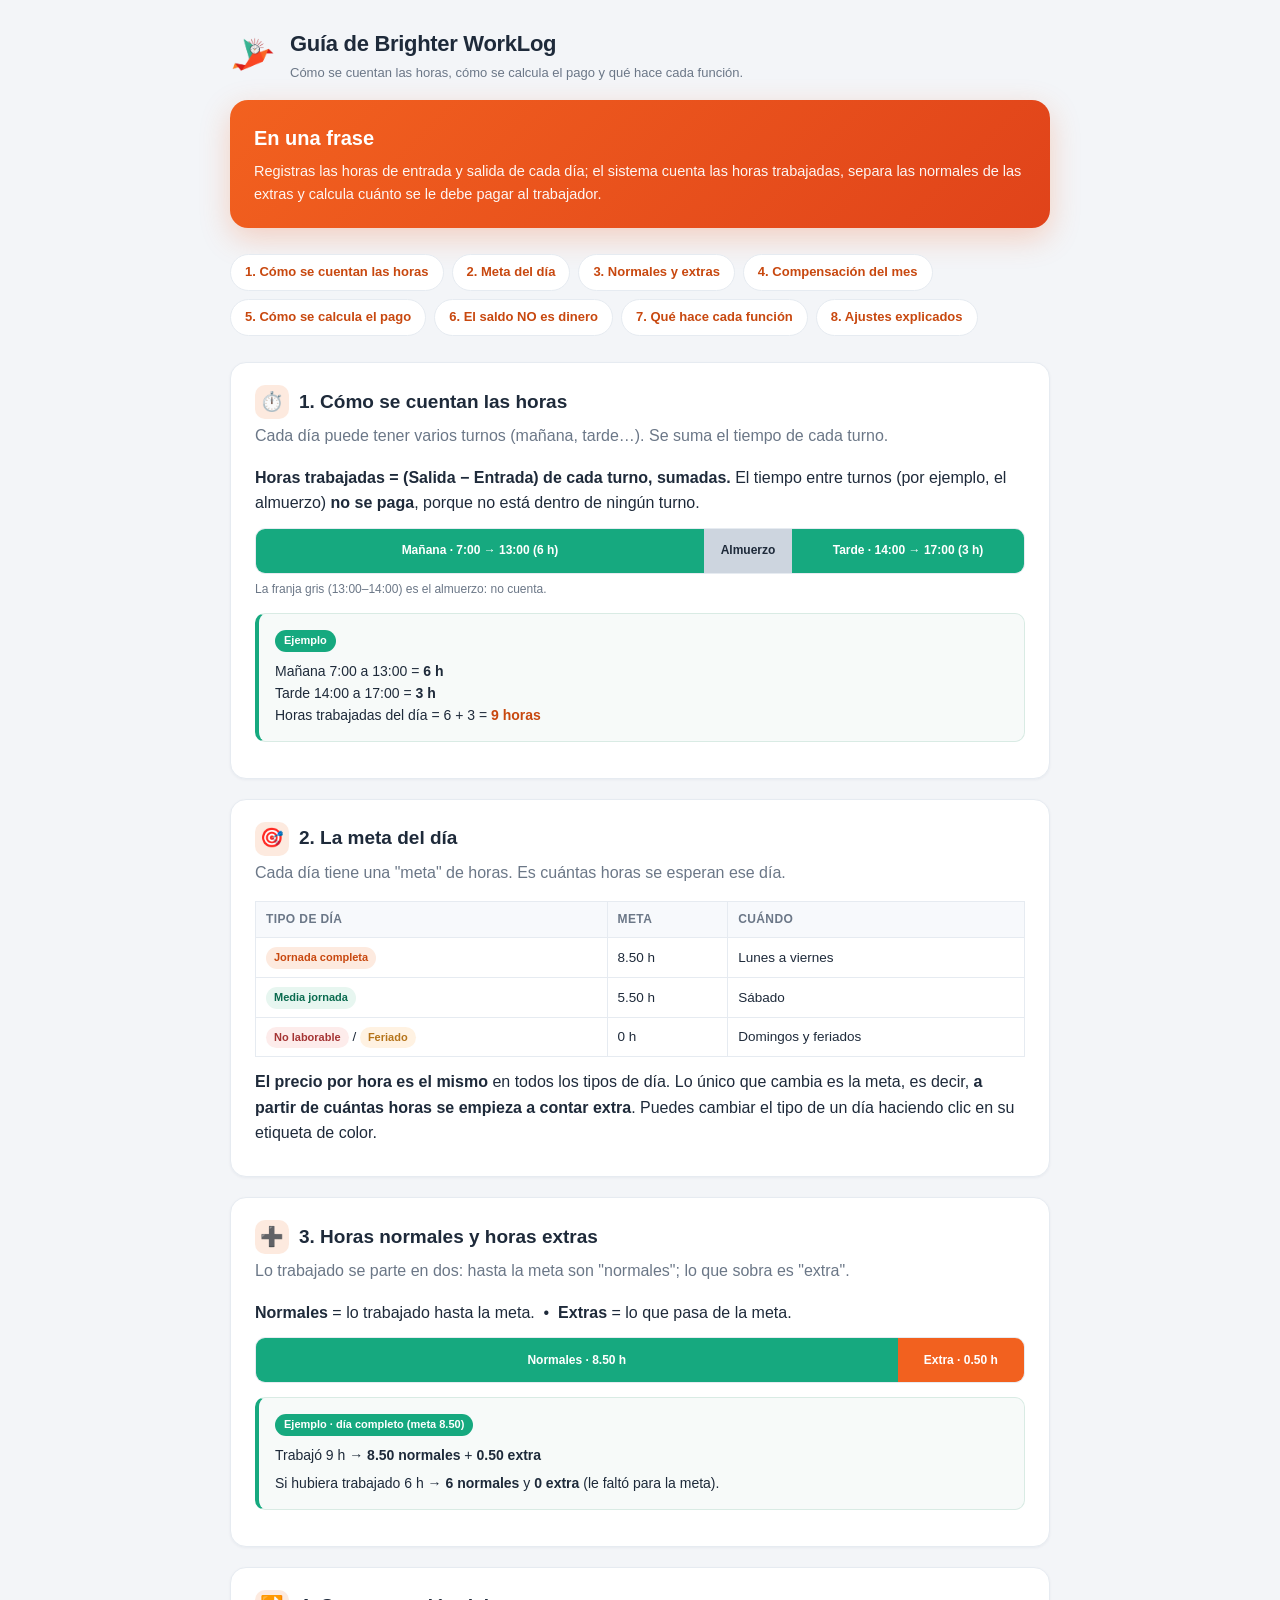
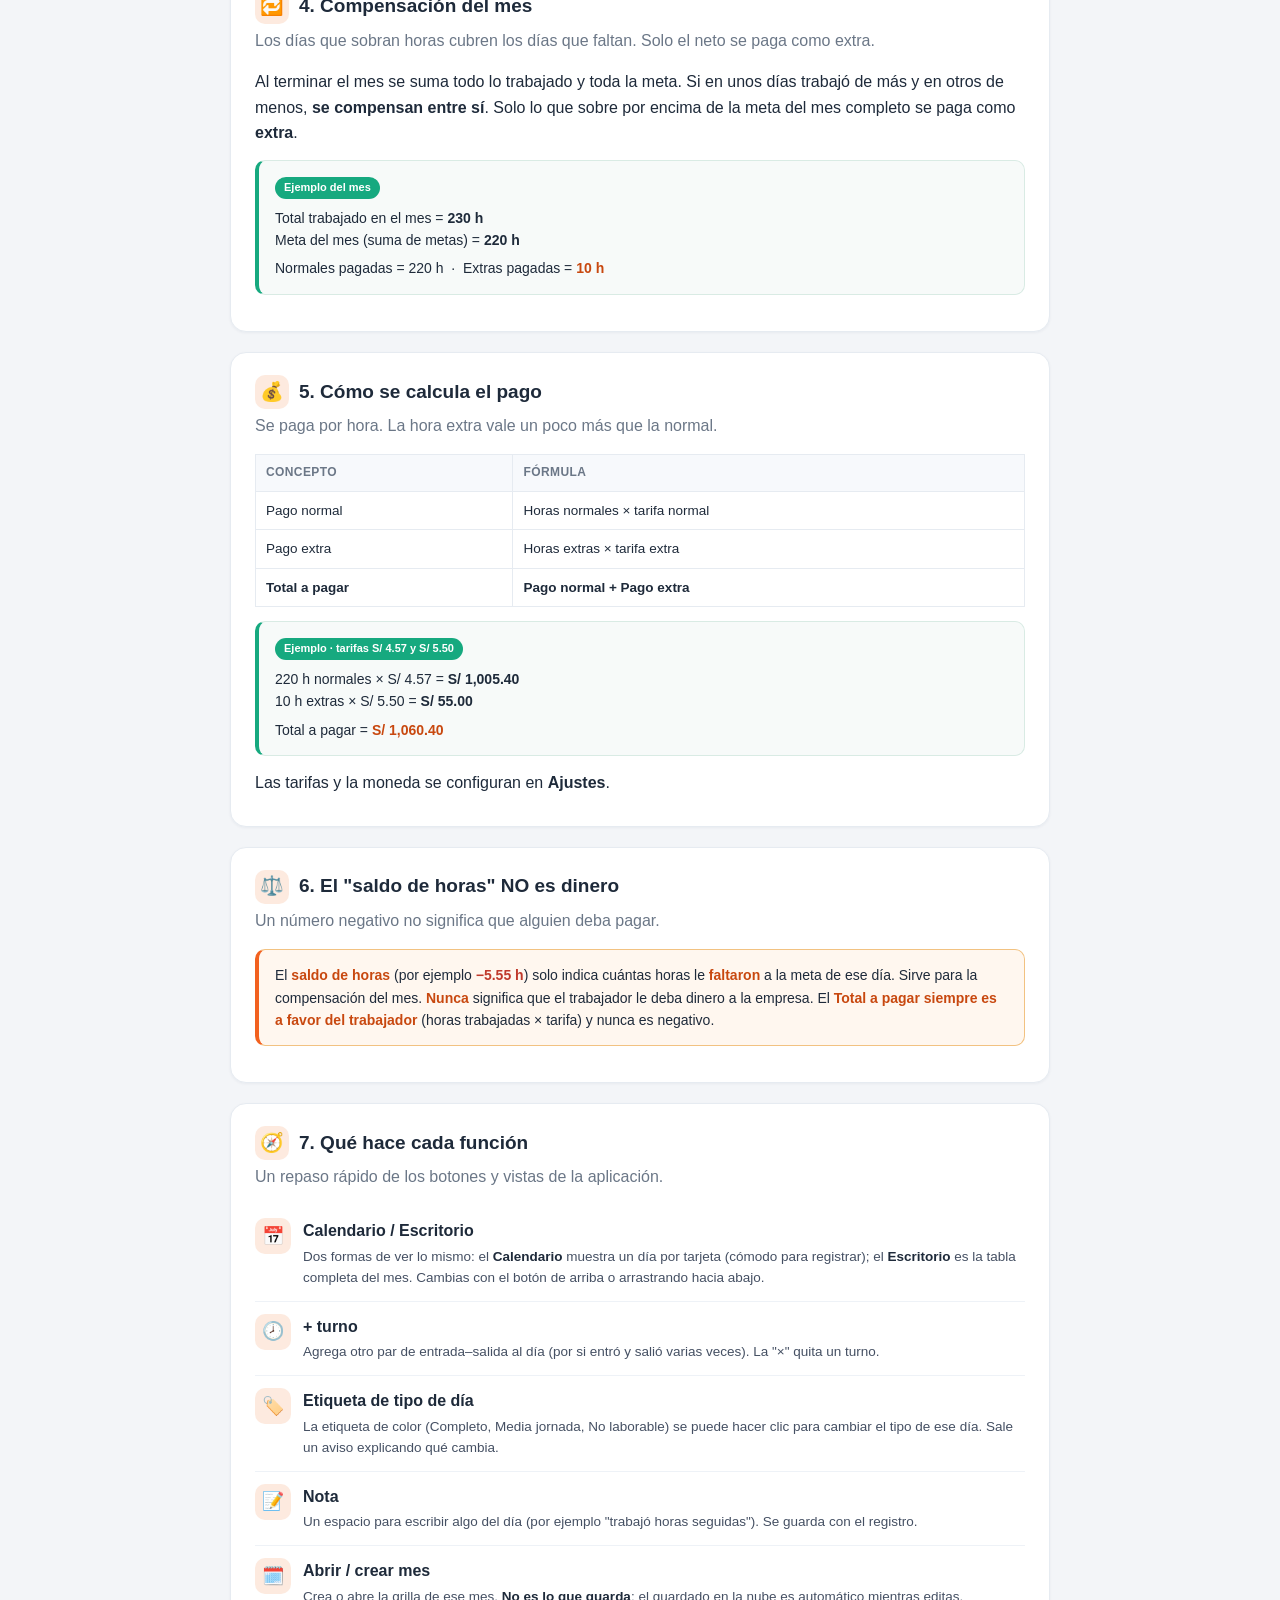
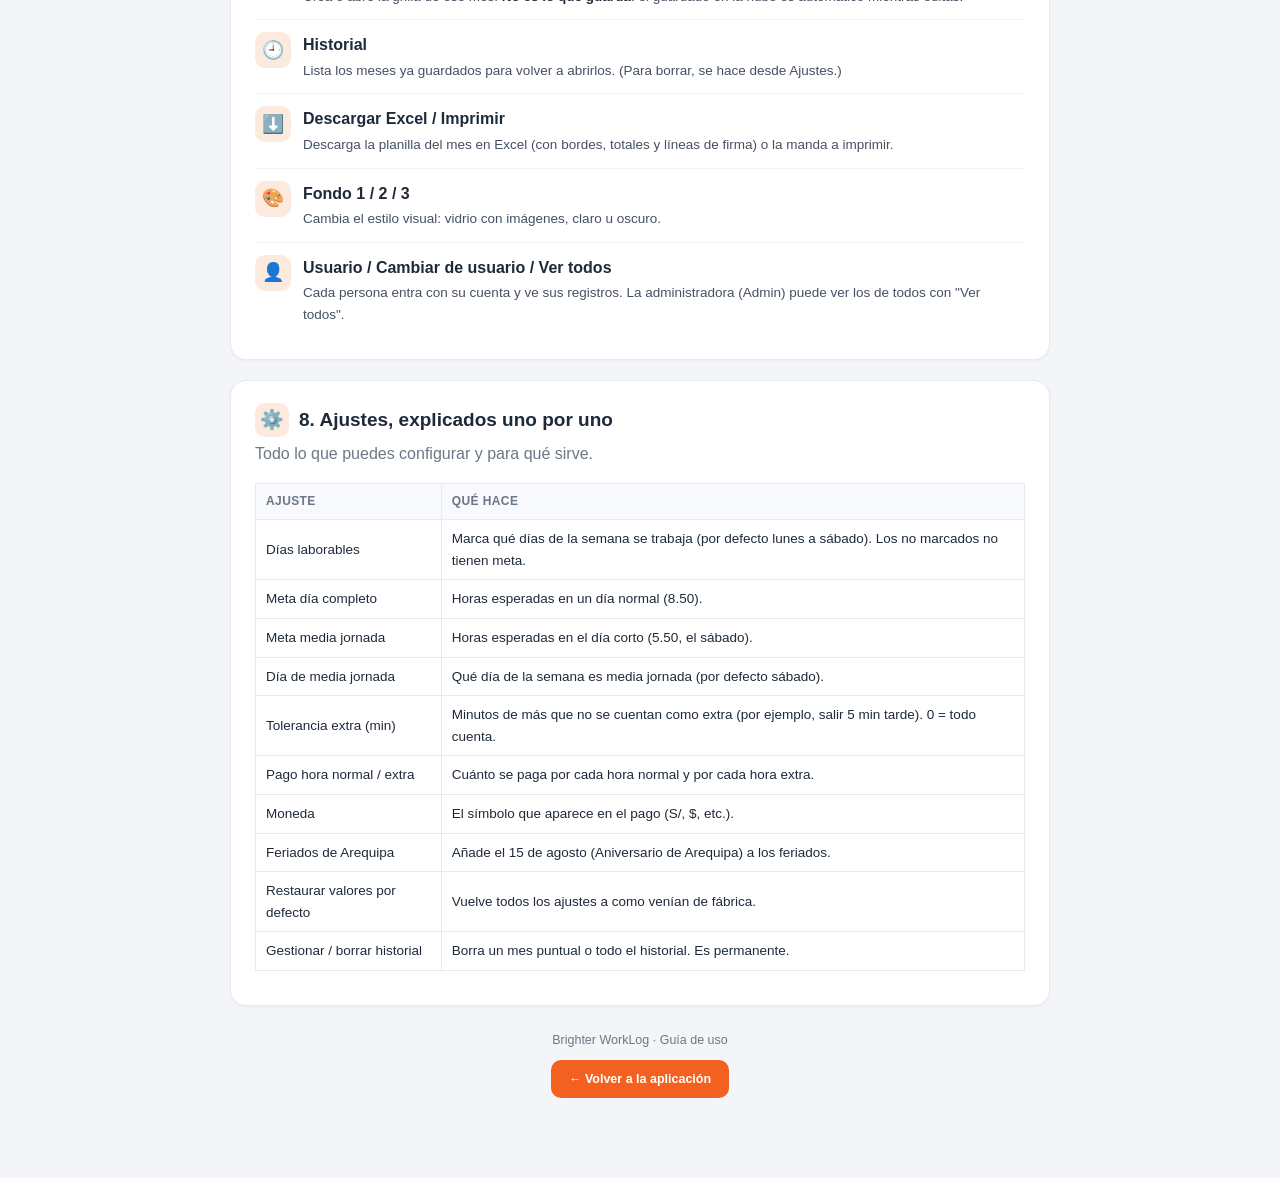
<file: guia.html>
<!DOCTYPE html>
<html lang="es">
<head>
<meta charset="UTF-8">
<meta name="viewport" content="width=device-width, initial-scale=1.0">
<title>Guía — Brighter WorkLog</title>
<link rel="icon" type="image/png" href="assets/logo.png">
<style>
  :root{
    --brand:#f2611f; --brand-ink:#c8480f; --brand-soft:#fdeadf;
    --teal:#16a97f; --red:#e0261a; --ink:#1e2a3a; --muted:#6b7787;
    --line:#e6ebf1; --panel:#fff; --bg:#f3f5f8;
    --pos:#12a37f; --neg:#c0392b;
  }
  *{box-sizing:border-box}
  body{margin:0;font-family:-apple-system,BlinkMacSystemFont,"Segoe UI",Roboto,Helvetica,Arial,sans-serif;
    color:var(--ink);background:var(--bg);line-height:1.6}
  .wrap{max-width:860px;margin:0 auto;padding:26px 20px 80px}

  header.top{display:flex;align-items:center;gap:14px;margin-bottom:8px}
  header.top img{width:46px;height:46px;object-fit:contain}
  header.top h1{margin:0;font-size:22px;letter-spacing:-.3px}
  header.top p{margin:2px 0 0;color:var(--muted);font-size:13px}

  .hero{background:linear-gradient(135deg,var(--brand),#e0431a);color:#fff;border-radius:18px;
    padding:22px 24px;margin:16px 0 26px;box-shadow:0 10px 30px rgba(242,97,31,.25)}
  .hero h2{margin:0 0 6px;font-size:20px}
  .hero p{margin:0;opacity:.95;font-size:14.5px}

  nav.toc{display:flex;flex-wrap:wrap;gap:8px;margin-bottom:26px}
  nav.toc a{background:#fff;border:1px solid var(--line);border-radius:20px;padding:7px 14px;font-size:13px;
    font-weight:600;color:var(--brand-ink);text-decoration:none}
  nav.toc a:hover{border-color:var(--brand);background:var(--brand-soft)}

  section{background:var(--panel);border:1px solid var(--line);border-radius:16px;padding:22px 24px;margin-bottom:20px;
    box-shadow:0 1px 3px rgba(20,40,70,.05)}
  section h2{margin:0 0 4px;font-size:19px;display:flex;align-items:center;gap:10px}
  section h2 .ico{width:34px;height:34px;flex:0 0 auto;border-radius:10px;background:var(--brand-soft);
    display:flex;align-items:center;justify-content:center;color:var(--brand-ink)}
  section .lead{color:var(--muted);margin:0 0 16px}
  h3{font-size:15px;margin:18px 0 6px}
  p{margin:8px 0}
  b{color:var(--ink)}

  /* línea de tiempo del día */
  .timeline{display:flex;align-items:stretch;height:46px;border-radius:10px;overflow:hidden;border:1px solid var(--line);margin:12px 0 6px}
  .seg{display:flex;align-items:center;justify-content:center;font-size:12px;font-weight:700;color:#fff;padding:0 8px;text-align:center}
  .seg.work{background:var(--teal)}
  .seg.lunch{background:#cdd5df;color:var(--ink)}
  .seg.extra{background:var(--brand)}
  .tl-cap{font-size:12px;color:var(--muted)}

  .ejemplo{background:#f7faf9;border:1px solid #d9ebe4;border-left:4px solid var(--teal);border-radius:10px;
    padding:14px 16px;margin:14px 0;font-size:14px}
  .ejemplo .tag{display:inline-block;background:var(--teal);color:#fff;font-size:11px;font-weight:700;
    padding:2px 9px;border-radius:20px;margin-bottom:8px}
  .calc-line{font-variant-numeric:tabular-nums}
  .res{font-weight:800;color:var(--brand-ink)}

  .nota-imp{background:#fff7ef;border:1px solid #f2c281;border-left:4px solid var(--brand);border-radius:10px;
    padding:14px 16px;margin:14px 0;font-size:14px}
  .nota-imp b{color:var(--brand-ink)}

  table{border-collapse:collapse;width:100%;margin:12px 0;font-size:13.5px}
  th,td{border:1px solid var(--line);padding:8px 10px;text-align:left}
  th{background:#f7f9fc;font-size:12px;text-transform:uppercase;letter-spacing:.4px;color:var(--muted)}

  .func{display:flex;gap:12px;padding:12px 0;border-bottom:1px solid #eef2f7}
  .func:last-child{border-bottom:none}
  .func .fico{width:36px;height:36px;flex:0 0 auto;border-radius:10px;background:var(--brand-soft);
    display:flex;align-items:center;justify-content:center;font-size:18px}
  .func .ft{font-weight:700;margin:0}
  .func .fd{margin:2px 0 0;color:#42506180;color:#455063;font-size:13.5px}

  .chip{display:inline-block;font-size:11px;font-weight:700;padding:2px 8px;border-radius:20px}
  .chip.c{background:var(--brand-soft);color:var(--brand-ink)}
  .chip.s{background:#e7f6f0;color:#0a6b4f}
  .chip.d{background:#fdeceb;color:#a53434}
  .chip.f{background:#fff2e2;color:#b5741a}

  footer{text-align:center;color:var(--muted);font-size:12.5px;margin-top:24px}
  a.volver{display:inline-block;margin-top:10px;background:var(--brand);color:#fff;text-decoration:none;
    font-weight:700;padding:9px 18px;border-radius:10px}
  @media(prefers-color-scheme:dark){
    :root{--bg:#1c222b;--panel:#242b35;--ink:#eef1f5;--muted:#9aa5b3;--line:#333c48;--brand-soft:#3a2a1f}
    th{background:#2b333e}
    .ejemplo{background:#22302b;border-color:#2f4a40}
    .nota-imp{background:#332a20;border-color:#5a4a2f}
    .timeline{border-color:#333c48}
    nav.toc a,section,.func .fd{color-scheme:dark}
    nav.toc a{background:#242b35}
  }
</style>
</head>
<body>
<div class="wrap">

  <header class="top">
    <img src="assets/logo.png" alt="Brighter">
    <div>
      <h1>Guía de Brighter WorkLog</h1>
      <p>Cómo se cuentan las horas, cómo se calcula el pago y qué hace cada función.</p>
    </div>
  </header>

  <div class="hero">
    <h2>En una frase</h2>
    <p>Registras las horas de entrada y salida de cada día; el sistema cuenta las horas trabajadas,
       separa las normales de las extras y calcula cuánto se le debe pagar al trabajador.</p>
  </div>

  <nav class="toc">
    <a href="#horas">1. Cómo se cuentan las horas</a>
    <a href="#meta">2. Meta del día</a>
    <a href="#extras">3. Normales y extras</a>
    <a href="#mes">4. Compensación del mes</a>
    <a href="#pago">5. Cómo se calcula el pago</a>
    <a href="#saldo">6. El saldo NO es dinero</a>
    <a href="#funciones">7. Qué hace cada función</a>
    <a href="#ajustes">8. Ajustes explicados</a>
  </nav>

  <!-- 1 -->
  <section id="horas">
    <h2><span class="ico">⏱️</span> 1. Cómo se cuentan las horas</h2>
    <p class="lead">Cada día puede tener varios turnos (mañana, tarde…). Se suma el tiempo de cada turno.</p>
    <p><b>Horas trabajadas = (Salida − Entrada) de cada turno, sumadas.</b> El tiempo entre turnos
       (por ejemplo, el almuerzo) <b>no se paga</b>, porque no está dentro de ningún turno.</p>

    <div class="timeline">
      <div class="seg work" style="flex:6">Mañana · 7:00 → 13:00 (6 h)</div>
      <div class="seg lunch" style="flex:1">Almuerzo</div>
      <div class="seg work" style="flex:3">Tarde · 14:00 → 17:00 (3 h)</div>
    </div>
    <div class="tl-cap">La franja gris (13:00–14:00) es el almuerzo: no cuenta.</div>

    <div class="ejemplo">
      <span class="tag">Ejemplo</span>
      <div class="calc-line">Mañana 7:00 a 13:00 = <b>6 h</b></div>
      <div class="calc-line">Tarde 14:00 a 17:00 = <b>3 h</b></div>
      <div class="calc-line">Horas trabajadas del día = 6 + 3 = <span class="res">9 horas</span></div>
    </div>
  </section>

  <!-- 2 -->
  <section id="meta">
    <h2><span class="ico">🎯</span> 2. La meta del día</h2>
    <p class="lead">Cada día tiene una "meta" de horas. Es cuántas horas se esperan ese día.</p>
    <table>
      <tr><th>Tipo de día</th><th>Meta</th><th>Cuándo</th></tr>
      <tr><td><span class="chip c">Jornada completa</span></td><td>8.50 h</td><td>Lunes a viernes</td></tr>
      <tr><td><span class="chip s">Media jornada</span></td><td>5.50 h</td><td>Sábado</td></tr>
      <tr><td><span class="chip d">No laborable</span> / <span class="chip f">Feriado</span></td><td>0 h</td><td>Domingos y feriados</td></tr>
    </table>
    <p><b>El precio por hora es el mismo</b> en todos los tipos de día. Lo único que cambia es la meta,
       es decir, <b>a partir de cuántas horas se empieza a contar extra</b>. Puedes cambiar el tipo de un
       día haciendo clic en su etiqueta de color.</p>
  </section>

  <!-- 3 -->
  <section id="extras">
    <h2><span class="ico">➕</span> 3. Horas normales y horas extras</h2>
    <p class="lead">Lo trabajado se parte en dos: hasta la meta son "normales"; lo que sobra es "extra".</p>
    <p><b>Normales</b> = lo trabajado hasta la meta. &nbsp;•&nbsp; <b>Extras</b> = lo que pasa de la meta.</p>

    <div class="timeline">
      <div class="seg work" style="flex:85">Normales · 8.50 h</div>
      <div class="seg extra" style="flex:15">Extra · 0.50 h</div>
    </div>

    <div class="ejemplo">
      <span class="tag">Ejemplo · día completo (meta 8.50)</span>
      <div class="calc-line">Trabajó 9 h → <b>8.50 normales</b> + <b>0.50 extra</b></div>
      <div class="calc-line" style="margin-top:6px">Si hubiera trabajado 6 h → <b>6 normales</b> y <b>0 extra</b> (le faltó para la meta).</div>
    </div>
  </section>

  <!-- 4 -->
  <section id="mes">
    <h2><span class="ico">🔁</span> 4. Compensación del mes</h2>
    <p class="lead">Los días que sobran horas cubren los días que faltan. Solo el neto se paga como extra.</p>
    <p>Al terminar el mes se suma todo lo trabajado y toda la meta. Si en unos días trabajó de más
       y en otros de menos, <b>se compensan entre sí</b>. Solo lo que sobre por encima de la meta del
       mes completo se paga como <b>extra</b>.</p>

    <div class="ejemplo">
      <span class="tag">Ejemplo del mes</span>
      <div class="calc-line">Total trabajado en el mes = <b>230 h</b></div>
      <div class="calc-line">Meta del mes (suma de metas) = <b>220 h</b></div>
      <div class="calc-line" style="margin-top:6px">Normales pagadas = 220 h &nbsp;·&nbsp; Extras pagadas = <span class="res">10 h</span></div>
    </div>
  </section>

  <!-- 5 -->
  <section id="pago">
    <h2><span class="ico">💰</span> 5. Cómo se calcula el pago</h2>
    <p class="lead">Se paga por hora. La hora extra vale un poco más que la normal.</p>
    <table>
      <tr><th>Concepto</th><th>Fórmula</th></tr>
      <tr><td>Pago normal</td><td>Horas normales × tarifa normal</td></tr>
      <tr><td>Pago extra</td><td>Horas extras × tarifa extra</td></tr>
      <tr><td><b>Total a pagar</b></td><td><b>Pago normal + Pago extra</b></td></tr>
    </table>

    <div class="ejemplo">
      <span class="tag">Ejemplo · tarifas S/ 4.57 y S/ 5.50</span>
      <div class="calc-line">220 h normales × S/ 4.57 = <b>S/ 1,005.40</b></div>
      <div class="calc-line">10 h extras × S/ 5.50 = <b>S/ 55.00</b></div>
      <div class="calc-line" style="margin-top:6px">Total a pagar = <span class="res">S/ 1,060.40</span></div>
    </div>
    <p>Las tarifas y la moneda se configuran en <b>Ajustes</b>.</p>
  </section>

  <!-- 6 -->
  <section id="saldo">
    <h2><span class="ico">⚖️</span> 6. El "saldo de horas" NO es dinero</h2>
    <p class="lead">Un número negativo no significa que alguien deba pagar.</p>
    <div class="nota-imp">
      El <b>saldo de horas</b> (por ejemplo <b style="color:var(--neg)">−5.55 h</b>) solo indica cuántas horas
      le <b>faltaron</b> a la meta de ese día. Sirve para la compensación del mes. <b>Nunca</b> significa que
      el trabajador le deba dinero a la empresa. El <b>Total a pagar siempre es a favor del trabajador</b>
      (horas trabajadas × tarifa) y nunca es negativo.
    </div>
  </section>

  <!-- 7 -->
  <section id="funciones">
    <h2><span class="ico">🧭</span> 7. Qué hace cada función</h2>
    <p class="lead">Un repaso rápido de los botones y vistas de la aplicación.</p>

    <div class="func"><div class="fico">📅</div><div><p class="ft">Calendario / Escritorio</p><p class="fd">Dos formas de ver lo mismo: el <b>Calendario</b> muestra un día por tarjeta (cómodo para registrar); el <b>Escritorio</b> es la tabla completa del mes. Cambias con el botón de arriba o arrastrando hacia abajo.</p></div></div>

    <div class="func"><div class="fico">🕗</div><div><p class="ft">+ turno</p><p class="fd">Agrega otro par de entrada–salida al día (por si entró y salió varias veces). La "×" quita un turno.</p></div></div>

    <div class="func"><div class="fico">🏷️</div><div><p class="ft">Etiqueta de tipo de día</p><p class="fd">La etiqueta de color (Completo, Media jornada, No laborable) se puede hacer clic para cambiar el tipo de ese día. Sale un aviso explicando qué cambia.</p></div></div>

    <div class="func"><div class="fico">📝</div><div><p class="ft">Nota</p><p class="fd">Un espacio para escribir algo del día (por ejemplo "trabajó horas seguidas"). Se guarda con el registro.</p></div></div>

    <div class="func"><div class="fico">🗓️</div><div><p class="ft">Abrir / crear mes</p><p class="fd">Crea o abre la grilla de ese mes. <b>No es lo que guarda</b>: el guardado en la nube es automático mientras editas.</p></div></div>

    <div class="func"><div class="fico">🕘</div><div><p class="ft">Historial</p><p class="fd">Lista los meses ya guardados para volver a abrirlos. (Para borrar, se hace desde Ajustes.)</p></div></div>

    <div class="func"><div class="fico">⬇️</div><div><p class="ft">Descargar Excel / Imprimir</p><p class="fd">Descarga la planilla del mes en Excel (con bordes, totales y líneas de firma) o la manda a imprimir.</p></div></div>

    <div class="func"><div class="fico">🎨</div><div><p class="ft">Fondo 1 / 2 / 3</p><p class="fd">Cambia el estilo visual: vidrio con imágenes, claro u oscuro.</p></div></div>

    <div class="func"><div class="fico">👤</div><div><p class="ft">Usuario / Cambiar de usuario / Ver todos</p><p class="fd">Cada persona entra con su cuenta y ve sus registros. La administradora (Admin) puede ver los de todos con "Ver todos".</p></div></div>
  </section>

  <!-- 8 -->
  <section id="ajustes">
    <h2><span class="ico">⚙️</span> 8. Ajustes, explicados uno por uno</h2>
    <p class="lead">Todo lo que puedes configurar y para qué sirve.</p>
    <table>
      <tr><th>Ajuste</th><th>Qué hace</th></tr>
      <tr><td>Días laborables</td><td>Marca qué días de la semana se trabaja (por defecto lunes a sábado). Los no marcados no tienen meta.</td></tr>
      <tr><td>Meta día completo</td><td>Horas esperadas en un día normal (8.50).</td></tr>
      <tr><td>Meta media jornada</td><td>Horas esperadas en el día corto (5.50, el sábado).</td></tr>
      <tr><td>Día de media jornada</td><td>Qué día de la semana es media jornada (por defecto sábado).</td></tr>
      <tr><td>Tolerancia extra (min)</td><td>Minutos de más que no se cuentan como extra (por ejemplo, salir 5 min tarde). 0 = todo cuenta.</td></tr>
      <tr><td>Pago hora normal / extra</td><td>Cuánto se paga por cada hora normal y por cada hora extra.</td></tr>
      <tr><td>Moneda</td><td>El símbolo que aparece en el pago (S/, $, etc.).</td></tr>
      <tr><td>Feriados de Arequipa</td><td>Añade el 15 de agosto (Aniversario de Arequipa) a los feriados.</td></tr>
      <tr><td>Restaurar valores por defecto</td><td>Vuelve todos los ajustes a como venían de fábrica.</td></tr>
      <tr><td>Gestionar / borrar historial</td><td>Borra un mes puntual o todo el historial. Es permanente.</td></tr>
    </table>
  </section>

  <footer>
    Brighter WorkLog · Guía de uso
    <br><a class="volver" href="index.html">← Volver a la aplicación</a>
  </footer>

</div>
</body>
</html>
</file>
